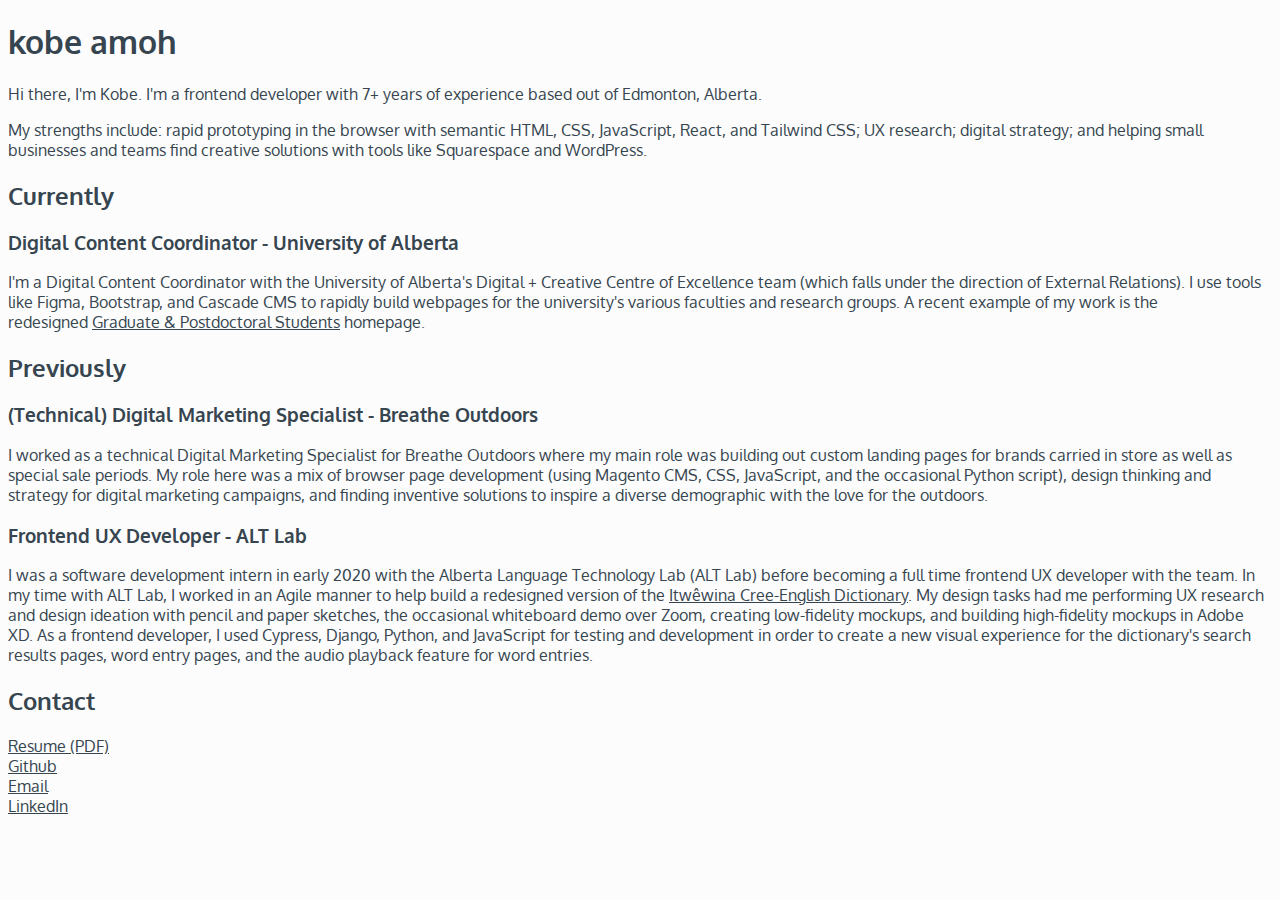
<file: index.html>
<!DOCTYPE html>
<html lang="en">
<head><meta charset="utf-8"><meta name="viewport" content="width=device-width, initial-scale=1.0"><!-- Bootstrap 5.0 -->
	<link crossorigin="anonymous" href="https://cdn.jsdelivr.net/npm/bootstrap@5.0.2/dist/css/bootstrap.min.css" integrity="sha384-EVSTQN3/azprG1Anm3QDgpJLIm9Nao0Yz1ztcQTwFspd3yD65VohhpuuCOmLASjC" rel="stylesheet" /><!-- Custom CSS -->
	<link href="css/style.css" rel="stylesheet" />
	<title>Kobe Amoh</title>
</head>
<body>
<div class="container py-4 ps-4 pe-5">
<div class="row mb-3">
<div class="col">
<h1 class="pt-5 fw-bolder display-1">kobe amoh</h1>

<p class="lead fs-3">Hi there, I&#39;m Kobe. I&#39;m a frontend developer with 7+ years of experience based out of Edmonton, Alberta.</p>

<p>My strengths include: rapid prototyping in the browser with semantic HTML, CSS, JavaScript, React, and Tailwind CSS; UX research; digital strategy; and helping small businesses and teams find creative solutions with tools like Squarespace and WordPress.</p>
</div>
</div>

<div class="row mb-3">
<div class="col">
<h2 class="fw-bolder display-5 text-muted">Currently</h2>

<h3 class="fs-5">Digital Content Coordinator - University of Alberta</h3>

<p>I&#39;m a Digital Content Coordinator with the University of Alberta&#39;s Digital + Creative Centre of Excellence team (which falls under the direction of External Relations). I use tools like Figma, Bootstrap, and Cascade CMS to rapidly build webpages for the university&#39;s various faculties and research groups. A recent example of my work is the redesigned&nbsp;<a class="fw-bolder" href="https://www.ualberta.ca/graduate-studies/index.html" target="_blank">Graduate &amp; Postdoctoral Students</a> homepage.</p>
</div>
</div>

<div class="row mb-3">
<div class="col">
<h2 class="fw-bolder display-5 text-muted">Previously</h2>

<h3 class="fs-5">(Technical) Digital Marketing Specialist - Breathe Outdoors</h3>

<p>I worked as a technical Digital Marketing Specialist for Breathe Outdoors where my main role was building out custom landing pages for brands carried in store as well as special sale periods. My role here was a mix of browser page development (using Magento CMS, CSS, JavaScript, and the occasional Python script), design thinking and strategy for digital marketing campaigns, and finding inventive solutions to inspire a diverse demographic with the love for the outdoors.</p>
</div>
</div>

<div class="row mb-3">
<div class="col">
<h3 class="fs-5">Frontend UX Developer - ALT Lab</h3>

<p>I was a software development intern in early 2020 with the Alberta Language Technology Lab (ALT Lab) before becoming a full time frontend UX developer with the team. In my time with ALT Lab, I worked in an Agile manner to help build a redesigned version of the <a class="fw-bolder" href="https://itwewina.altlab.app/" target="_blank">Itw&ecirc;wina Cree-English Dictionary</a>. My design tasks had me performing UX research and design ideation with pencil and paper sketches, the occasional whiteboard demo over Zoom, creating low-fidelity mockups, and building high-fidelity mockups in Adobe XD. As a frontend developer, I used Cypress, Django, Python, and JavaScript for testing and development in order to create a new visual experience for the dictionary&#39;s search results pages, word entry pages, and the audio playback feature for word entries.</p>
</div>
</div>

<div class="row mb-3">
<h2 class="fw-bolder display-5 text-muted">Contact</h2>

<div class="col col-3 col-md-3"><a class="fw-bolder" href="/docs/kobe-amoh-resume-2024.pdf">Resume (PDF)</a></div>

<div class="col col-3 col-md-3"><a class="fw-bolder" href="https://github.com/kobexamoh" target="_blank">Github</a></div>

<div class="col col-3 col-md-3"><a class="fw-bolder" href="mailto:amoh.kobe@gmail.com" target="_blank">Email</a></div>

<div class="col col-3 col-md-3"><a class="fw-bolder" href="https://www.linkedin.com/in/amohkobe/" target="_blank">LinkedIn</a></div>
</div>
</div>
<!-- Bootstrap JS --><script src="https://cdn.jsdelivr.net/npm/bootstrap@5.0.2/dist/js/bootstrap.bundle.min.js"
        integrity="sha384-MrcW6ZMFYlzcLA8Nl+NtUVF0sA7MsXsP1UyJoMp4YLEuNSfAP+JcXn/tWtIaxVXM"
        crossorigin="anonymous"></script></body>
</html>
</file>
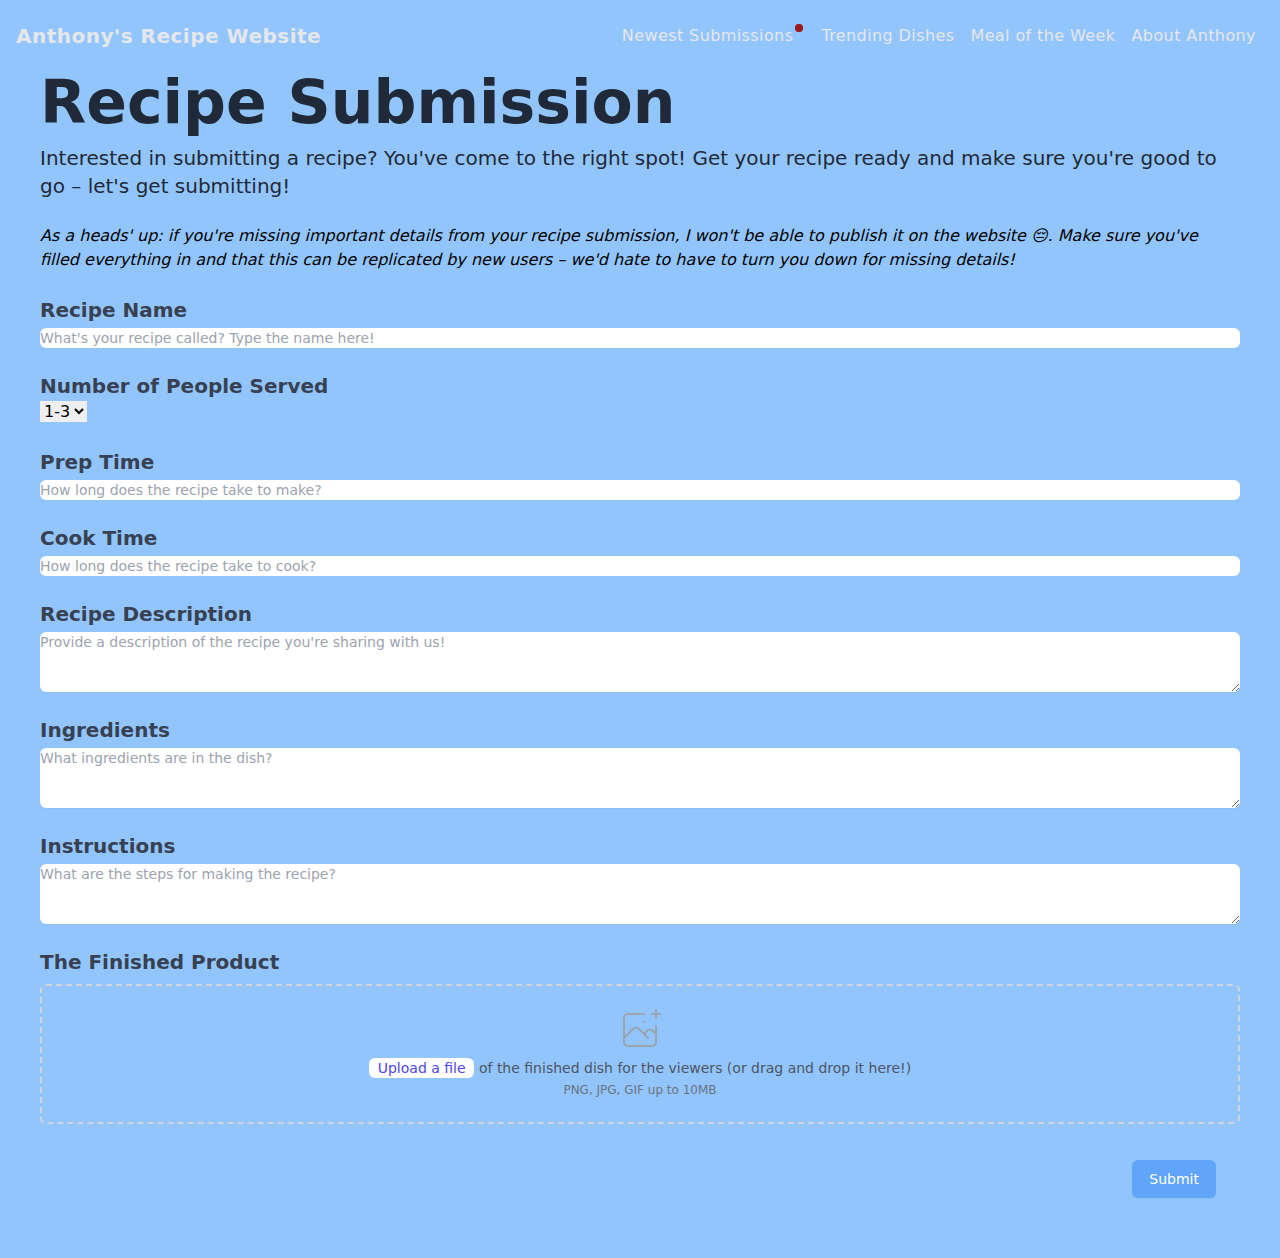
<file: dev/usability-ii/project-2/part-one/framework/index.html>
<!DOCTYPE html>
<html lang="en">
<head>
    <meta charset="UTF-8">
    <meta name="viewport" content="width=device-width, initial-scale=1.0">
    <title>Project 2 Prototpe – Part 1</title>
    <link rel="stylesheet" href="css/tailwind.css">
    <script src="js/main.js" defer></script>
</head>
<body class="bg-blue-300 mb-12">
    <!-- Header for navigation (come back to styling this later bc it's not the main point!) -->
    <header class="bg-orange-700 py-4 text-gray-200">
        <div class="container mx-auto px-4">
            <div class="md:flex md:justify-between">
                <div class="flex justify-between items-center">
                    <a class="block hover:text-yellow-500" href="index.html"><h1 class="text-xl font-semibold tracking-wide">Anthony's Recipe Website</h1></a>
                    <button class="hover:text-yellow-500 focus:outline-none md:hidden">
                        <svg class="fill-current w-12 h-12" viewbox="0 0 100 80">
                            <rect width="100" height="20" rx="8"></rect>
                            <rect width="100" height="20" rx="10" y="30"></rect>
                            <rect width="100" height="20" rx="10" y="60"></rect>
                        </svg>
                    </button>
                </div>
                <nav class="mt-4 md:block md:mt-0">
                    <ul class="md:flex">
                        <li class="block hover:bg-yellow-500 rounded">
                            <a class="flex block hover:text-orange-200 py-2 px-2 tracking-wide" href="#">Newest Submissions
                                <span class="flex place-content-center h-3 w-3">
                                    <span class="animate-ping absolute inline-flex h-2 w-2 rounded-full bg-red-800 opacity-75"></span>
                                    <span class="relative inline-flex rounded-full h-2 w-2 bg-red-800"></span>
                                </span>
                            </a>
                        </li>
                        <li class="block hover:bg-yellow-500 rounded">
                            <a class="block hover:text-orange-200 py-2 px-2 tracking-wide" href="#">Trending Dishes</a>
                        </li>
                        <li class="block hover:bg-yellow-500 rounded">
                            <a class="block hover:text-orange-200 py-2 px-2 tracking-wide" href="#">Meal of the Week</a>
                        </li>
                        <li class="block hover:bg-yellow-500 rounded">
                            <a class="block hover:text-orange-200 py-2 px-2 tracking-wide" href="#">About Anthony</a>
                        </li>
                    </ul>
                </nav>
            </div>
            
        </div>
    </header>

    <!-- Main Body Content -->
    <div class="container mx-auto sm:px-10 md:px-10">

    <h1 class="text-6xl font-bold text-gray-800">Recipe Submission</h1>
    <p class="text-xl mb-6 text-gray-800 mt-3">Interested in submitting a recipe? You've come to the right spot! Get your recipe ready and make sure you're good to go – let's get submitting!</p>

    <p class="italic mb-6">As a heads' up: if you're missing important details from your recipe submission, I won't be able to publish it on the website 😔. Make sure you've filled everything in and that this can be replicated by new users – we'd hate to have to turn you down for missing details!</p>

    <!-- Recipe Submission Area -->
        <div> 
            <form action="#">
                <!-- Recipe Name -->
                <div class="col-span-6 sm:col-span-4 mb-6">
                <label for="recipe_name" class="block text-xl font-bold text-gray-700">Recipe Name</label>
                <input type="text" id="recipe_name" class="mt-1 focus:ring-indigo-500 focus:border-indigo-500 block w-full sm:text-sm border-gray-300 rounded-md" placeholder="What's your recipe called? Type the name here!">
                </div>
    
                <!-- Number of Folks Served -->
                <div class="col-span-6 sm:col-span-4 mb-6">
                <label for="people_served" class="block text-xl font-bold text-gray-700">Number of People Served</label>
                <select name="people_served" id="people_served">
                    <option value="1-3">1-3</option>
                    <option value="4-6">4-6</option>
                    <option value="7+">7+</option>
                </select>
                </div>

                <!-- Prep Time -->
                <div class="col-span-6 sm:col-span-4 mb-6">
                    <label for="recipe_prep_time" class="block text-xl font-bold text-gray-700">Prep Time</label>
                    <input type="text" id="recipe_prep_time" class="mt-1 focus:ring-indigo-500 focus:border-indigo-500 block w-full sm:text-sm border-gray-300 rounded-md" placeholder="How long does the recipe take to make?">
                </div>

                <!-- Cook Time -->
                <div class="col-span-6 sm:col-span-4 mb-6">
                    <label for="recipe_cook_time" class="block text-xl font-bold text-gray-700">Cook Time</label>
                    <input type="text" id="recipe_cook_time" class="mt-1 focus:ring-indigo-500 focus:border-indigo-500 block w-full sm:text-sm border-gray-300 rounded-md" placeholder="How long does the recipe take to cook?">
                </div>

                <!-- Recipe Description -->
                <div>
                <label for="recipe_description" class="block text-xl font-bold text-gray-700">
                  Recipe Description
                </label>
                <div class="mt-1">
                  <textarea id="recipe_description" rows="3" class="shadow-sm focus:ring-indigo-500 focus:border-indigo-500 mt-1 block w-full sm:text-sm border-gray-300 rounded-md" placeholder="Provide a description of the recipe you're sharing with us!"></textarea>
                </div>
                </div>

                <!-- Ingredients -->
                <div>
                <label for="recipe_ingredients" class="block text-xl font-bold text-gray-700 mt-6">
                  Ingredients
                </label>
                <div class="mt-1">
                  <textarea id="recipe_ingredients" rows="3" class="shadow-sm focus:ring-indigo-500 focus:border-indigo-500 mt-1 block w-full sm:text-sm border-gray-300 rounded-md" placeholder="What ingredients are in the dish?"></textarea>
                </div>
                </div>

                <!-- Instructions -->
                <div>
                    <label for="recipe_instructions" class="block text-xl font-bold text-gray-700 mt-6">
                      Instructions
                    </label>
                    <div class="mt-1">
                      <textarea id="recipe_instructions" rows="3" class="shadow-sm focus:ring-indigo-500 focus:border-indigo-500 mt-1 block w-full sm:text-sm border-gray-300 rounded-md" placeholder="What are the steps for making the recipe?"></textarea>
                    </div>
                </div>

                <!-- Photo Area -->
                <div>
                    <label class="block text-xl font-bold text-gray-700 mt-6">
                      The Finished Product
                    </label>
                    <div class="mt-2 flex justify-center px-6 pt-5 pb-6 border-2 border-gray-300 border-dashed rounded-md">
                      <div class="space-y-1 text-center">
                        <svg class="mx-auto h-12 w-12 text-gray-400" stroke="currentColor" fill="none" viewBox="0 0 48 48" aria-hidden="true">
                          <path d="M28 8H12a4 4 0 00-4 4v20m32-12v8m0 0v8a4 4 0 01-4 4H12a4 4 0 01-4-4v-4m32-4l-3.172-3.172a4 4 0 00-5.656 0L28 28M8 32l9.172-9.172a4 4 0 015.656 0L28 28m0 0l4 4m4-24h8m-4-4v8m-12 4h.02" stroke-width="2" stroke-linecap="round" stroke-linejoin="round" />
                        </svg>
                        <p class="text-sm text-gray-600">
                          <button class="bg-white rounded-md font-medium text-indigo-600 hover:text-indigo-500 focus:outline-none focus:ring-2 focus:ring-offset-2 focus:ring-indigo-500">
                            &nbsp; Upload a file &nbsp;
                          </button>
                            of the finished dish for the viewers (or drag and drop it here!)
                        </p>
                        <p class="text-xs text-gray-500">
                          PNG, JPG, GIF up to 10MB
                        </p>
                      </div>
                    </div>
                </div>

                <!-- Submit -->
                <div class="px-4 py-3  text-right sm:px-6 mt-6">
                <button type="submit" class="inline-flex justify-center py-2 px-4 border border-transparent shadow-sm text-sm font-medium rounded-md text-white bg-blue-400 hover:bg-blue-500 focus:outline-none focus:ring-2 focus:ring-offset-2 focus:ring-indigo-500">
                  Submit
                </button>
                </div>
            </form>
               <!-- end of form -->
        </div>
    <!-- end of recipe submission area -->



    </div>
    
</body>
</html>
</file>
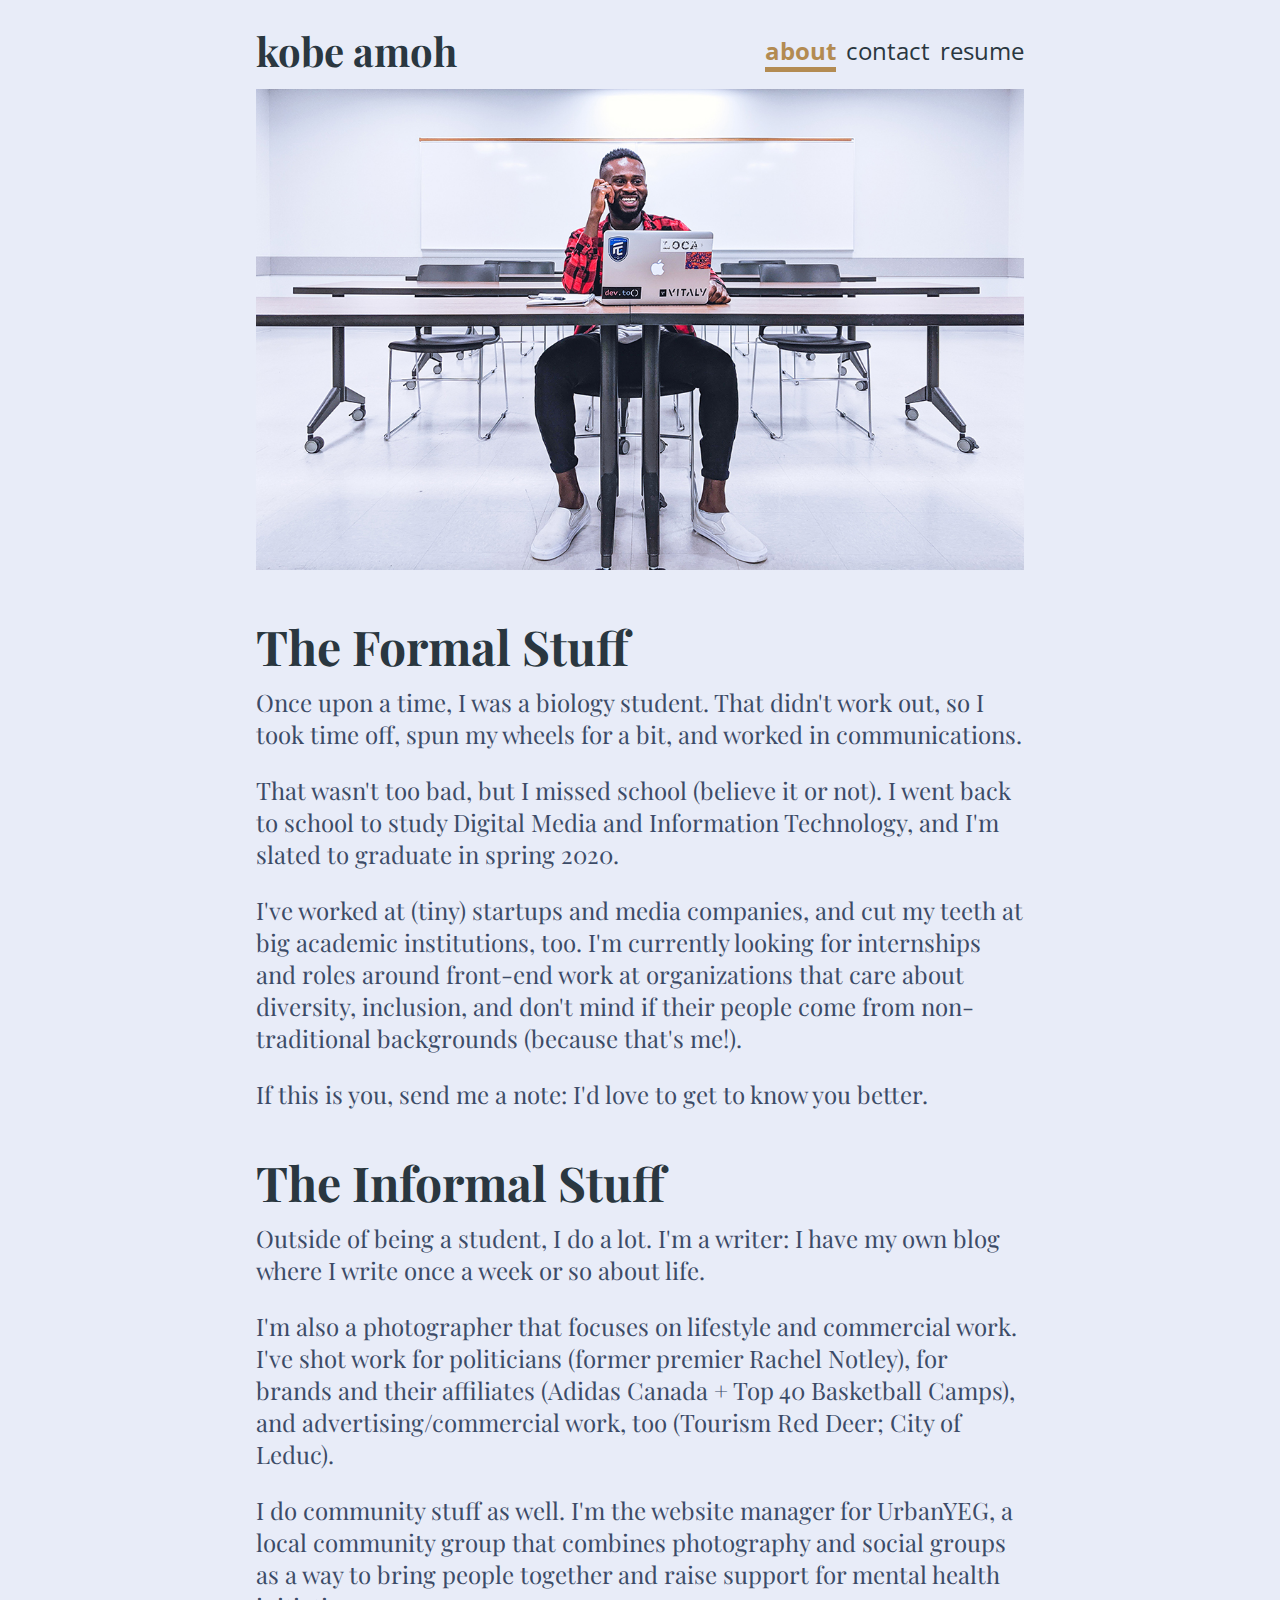
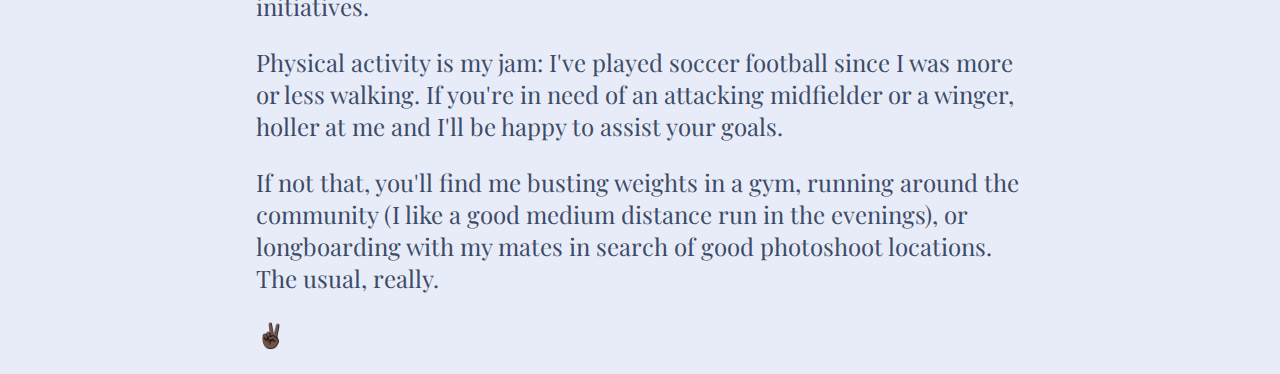
<file: about.html>
<!DOCTYPE html>
<html lang="en">
<head>
    <meta charset="UTF-8">
    <meta name="viewport" content="width=device-width, initial-scale=1.0">
    <meta http-equiv="X-UA-Compatible" content="ie=edge">
    
    <!-- Stylesheets -->
    <link rel="stylesheet" href="css/main.css">
    <link href="https://fonts.googleapis.com/css?family=Open+Sans|Playfair+Display:400,700&display=swap" rel="stylesheet">

    <title>Kobe Amoh</title>
</head>
<body>
    <header class="clearfix">
        <h1><a href="index.html">kobe amoh</a></h1>
        <nav>
            <a href="about.html" class="active">about</a>
            <a href="contact.html">contact</a>
            <a href="docs/kobe-amoh-resume-july-2019.pdf" target="_blank">resume</a>
        </nav>
    </header>
    
    <img src="img/self.jpg" alt="Self portrait: yours truly.">

    <main>
        <section>
            <h2>The Formal Stuff</h2>
            <p>
                Once upon a time, I was a biology student. That didn't work out, so I took time off, spun my wheels for a bit, and worked in communications.
            </p>
            <p>
                That wasn't too bad, but I missed school (believe it or not). I went back to school to study Digital Media and Information Technology, and I'm slated to graduate in spring 2020.
            </p>
            <p>
                I've worked at (tiny) startups and media companies, and cut my teeth at big academic institutions, too. I'm currently looking for internships and roles around front-end work at organizations that care about diversity, inclusion, and don't mind if their people come from non-traditional backgrounds (because that's me!).
            </p>
            <p>
                If this is you, send me a note: I'd love to get to know you better.
            </p>
        </section>
        
        <section>
            <h2>The Informal Stuff</h2>
            
            <p>
                Outside of being a student, I do a lot. I'm a writer: I have my own blog where I write once a week or so about life.
            </p>

            <p>
                I'm also a photographer that focuses on lifestyle and commercial work. I've shot work for politicians (former premier Rachel Notley), for brands and their affiliates (Adidas Canada + Top 40 Basketball Camps), and advertising/commercial work, too (Tourism Red Deer; City of Leduc).
            </p>

            <p>
                I do community stuff as well. I'm the website manager for UrbanYEG, a local community group that combines photography and social groups as a way to bring people together and raise support for mental health initiatives.
            </p>

            <p>
                Physical activity is my jam: I've played soccer football since I was more or less walking. If you're in need of an attacking midfielder or a winger, holler at me and I'll be happy to assist your goals.
            </p>

            <p>
                If not that, you'll find me busting weights in a gym, running around the community (I like a good medium distance run in the evenings), or longboarding with my mates in search of good photoshoot locations. The usual, really.
            </p>
        </section>

        <p>✌🏿</p>
    </main>
</body>
</html>
</file>
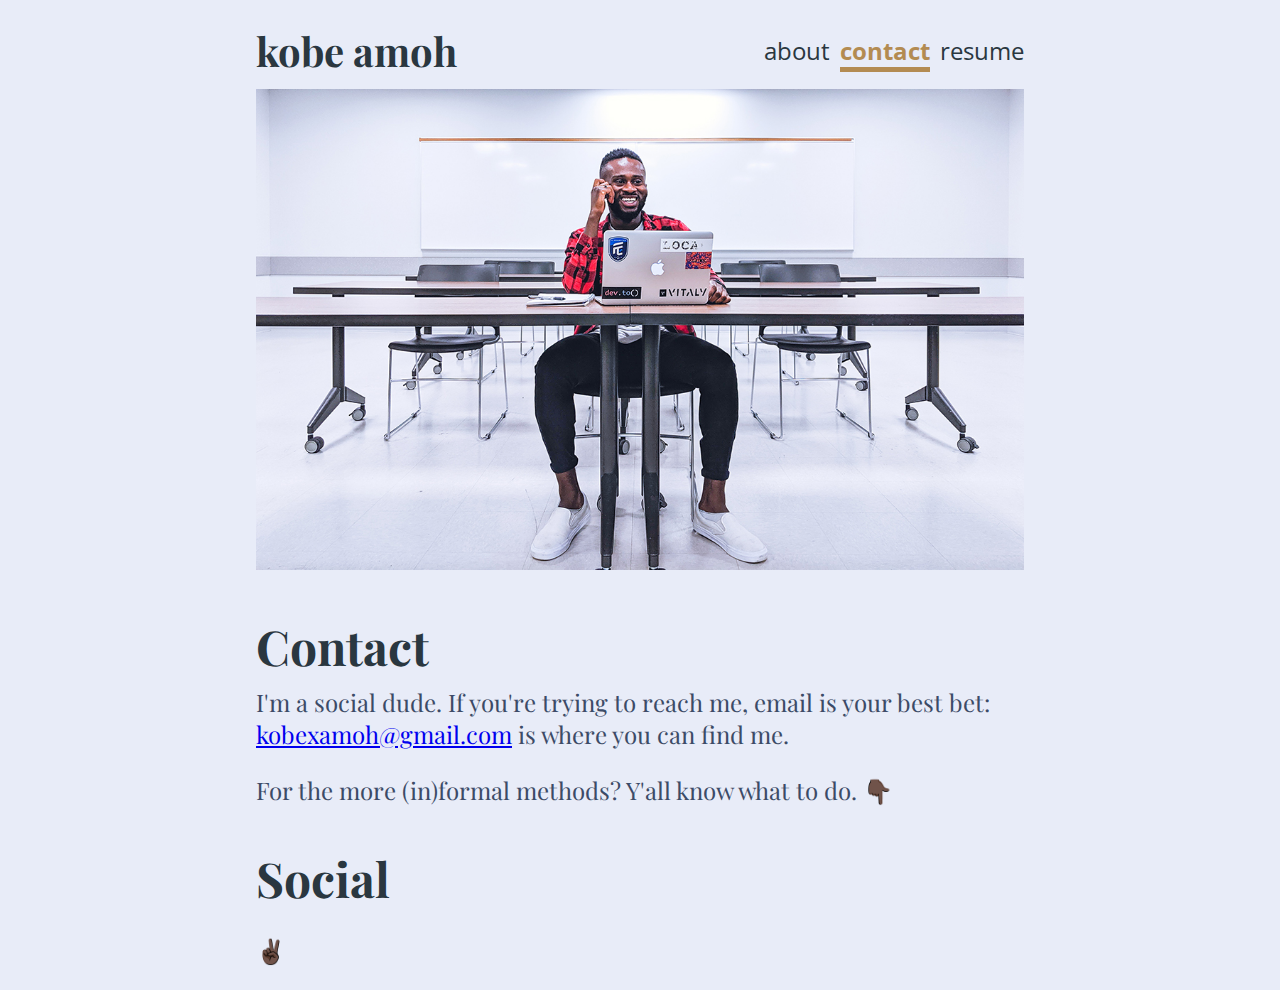
<file: contact.html>
<!DOCTYPE html>
<html lang="en">
<head>
    <meta charset="UTF-8">
    <meta name="viewport" content="width=device-width, initial-scale=1.0">
    <meta http-equiv="X-UA-Compatible" content="ie=edge">
    
    <!-- Stylesheets -->
    <link rel="stylesheet" href="css/main.css">
    <link href="https://fonts.googleapis.com/css?family=Open+Sans|Playfair+Display:400,700&display=swap" rel="stylesheet">

    <title>Kobe Amoh</title>
</head>
<body>
    <header class="clearfix">
        <h1><a href="index.html">kobe amoh</a></h1>
        <nav>
            <a href="about.html">about</a>
            <a href="contact.html" class="active">contact</a>
            <a href="docs/kobe-amoh-resume-july-2019.pdf">resume</a>
        </nav>
    </header>
    
    <img src="img/self.jpg" alt="Self portrait: yours truly.">

    <main>
        <section>
            <h2>Contact</h2>
            <p>
                I'm a social dude. If you're trying to reach me, email is your best bet: <a href="mailto:kobexamoh@gmail.com">kobexamoh@gmail.com</a> is where you can find me.
            </p>
            <p>
                For the more (in)formal methods? Y'all know what to do. 👇🏿
            </p>
        </section>
        
        <section>
            <h2>Social</h2>
            <!-- Todo: add social links -->

        </section>

        <p>✌🏿</p>
    </main>
</body>
</html>
</file>
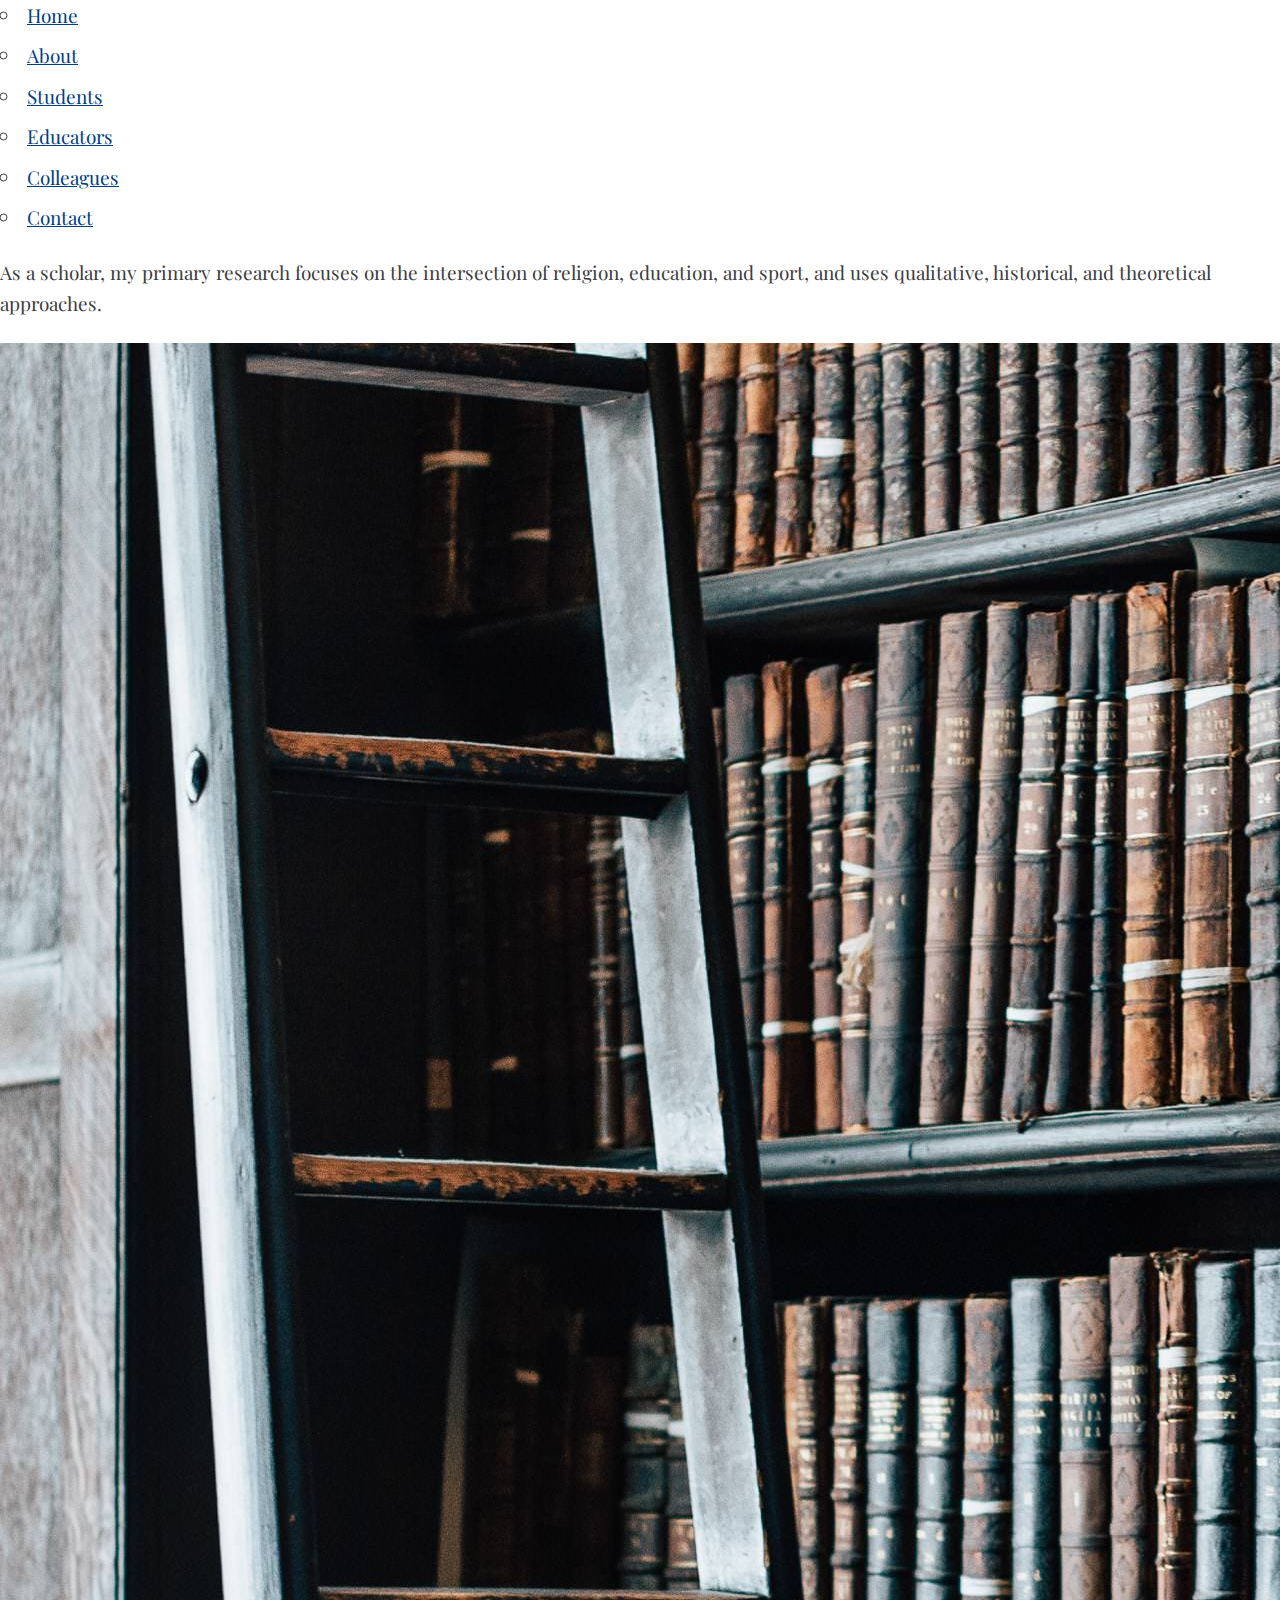
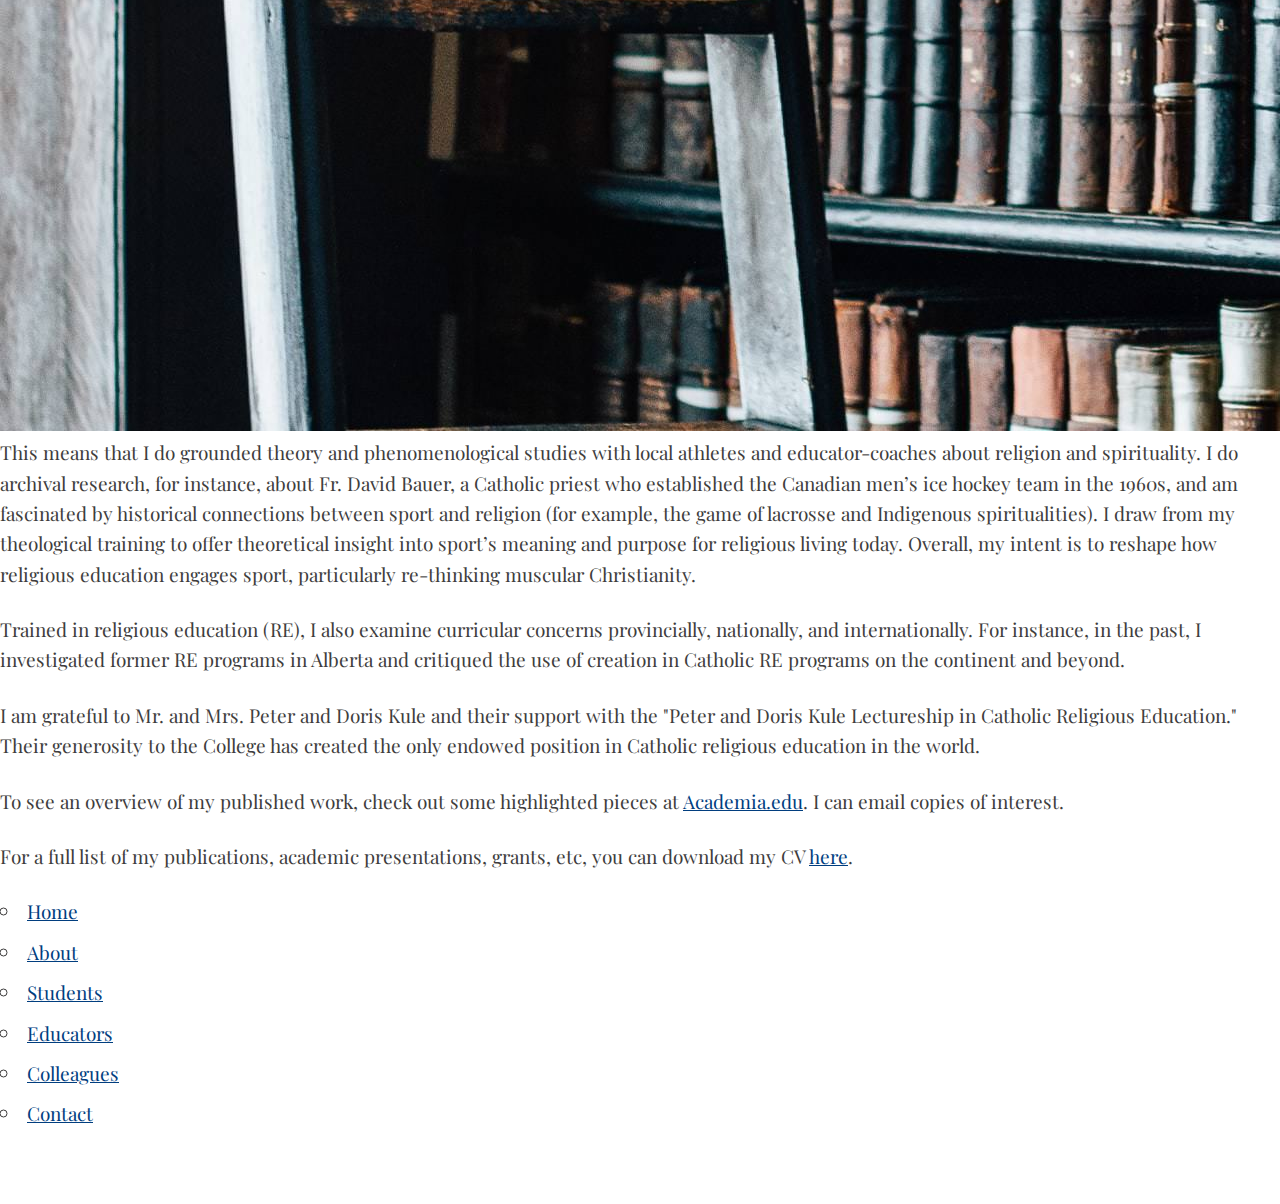
<file: providential/nevoh/colleagues.html>
<!DOCTYPE html>
<html lang="en">
<head>

  <!-- Basic Page Needs
  –––––––––––––––––––––––––––––––––––––––––––––––––– -->
  <meta charset="utf-8">
  <title>Matt Hoven, PhD - Colleagues</title>
  <meta name="description" content="Dr. Matthew Hoven is a professor of sport and religion at St. Joseph's College at the University of Alberta.">
  <meta name="author" content="Kobe Amoh">

  <!-- Mobile Specific Metas
  –––––––––––––––––––––––––––––––––––––––––––––––––– -->
  <meta name="viewport" content="width=device-width, initial-scale=1">

  <!-- FONT
  –––––––––––––––––––––––––––––––––––––––––––––––––– -->
  <link href="//fonts.googleapis.com/css?family=Raleway:400,300,600" rel="stylesheet" type="text/css">
  <link href="https://fonts.googleapis.com/css?family=Playfair+Display" rel="stylesheet">
  <link href="https://fonts.googleapis.com/css?family=Unna" rel="stylesheet">

  <!--Twitter card information-->
  <meta name="twitter:card" content="summary" />
  <meta name="twitter:title" content="Dr. Matt Hoven" />
  <meta name="twitter:description" content="Dr. Matthew Hoven is a professor of sport and religion at St. Joseph's College at the University of Alberta." />
  <meta name="twitter:image" content="http:matthoven.ca/img/twitter-icon.jpg" />

  <!-- CSS
  –––––––––––––––––––––––––––––––––––––––––––––––––– -->
  <link rel="stylesheet" href="css/normalize.css">
  <link rel="stylesheet" href="css/skeleton.css">
  <link rel="stylesheet" type="text/css" href="css/main.css">

  <!-- Favicon
  –––––––––––––––––––––––––––––––––––––––––––––––––– -->
  <link rel="apple-touch-icon" sizes="57x57" href="favicons/apple-touch-icon-57x57.png">
  <link rel="apple-touch-icon" sizes="60x60" href="favicons/apple-touch-icon-60x60.png">
  <link rel="apple-touch-icon" sizes="72x72" href="favicons/apple-touch-icon-72x72.png">
  <link rel="apple-touch-icon" sizes="76x76" href="favicons/apple-touch-icon-76x76.png">
  <link rel="apple-touch-icon" sizes="114x114" href="favicons/apple-touch-icon-114x114.png">
  <link rel="apple-touch-icon" sizes="120x120" href="favicons/apple-touch-icon-120x120.png">
  <link rel="apple-touch-icon" sizes="144x144" href="favicons/apple-touch-icon-144x144.png">
  <link rel="apple-touch-icon" sizes="152x152" href="favicons/apple-touch-icon-152x152.png">
  <link rel="apple-touch-icon" sizes="180x180" href="favicons/apple-touch-icon-180x180.png">
  <link rel="icon" type="image/png" sizes="32x32" href="favicons/favicon-32x32.png">
  <link rel="icon" type="image/png" sizes="192x192" href="favicons/android-chrome-192x192.png">
  <link rel="icon" type="image/png" sizes="16x16" href="favicons/favicon-16x16.png">
  <link rel="manifest" href="/manifest.json">
  <meta name="msapplication-TileColor" content="#da532c">
  <meta name="msapplication-TileImage" content="favicons/mstile-144x144.png">
  <meta name="theme-color" content="#ffffff">

  <!-- Google Analytics Script -->
  <script>
    (function(i,s,o,g,r,a,m){i['GoogleAnalyticsObject']=r;i[r]=i[r]||function(){
    (i[r].q=i[r].q||[]).push(arguments)},i[r].l=1*new Date();a=s.createElement(o),
    m=s.getElementsByTagName(o)[0];a.async=1;a.src=g;m.parentNode.insertBefore(a,m)
    })(window,document,'script','https://www.google-analytics.com/analytics.js','ga');

    ga('create', 'UA-100590695-1', 'auto');
    ga('send', 'pageview');

  </script>
</head>
<body>
    <header>
    <nav>
        <ul>
            <li><a href="index.html">Home</a></li>
            <div>
              <li><a href="about.html">About</a></li>
              <li><a href="students.html">Students</a></li>
              <li><a href="educators.html">Educators</a></li>
              <li><a href="colleagues.html">Colleagues</a></li>
              <li><a href="contact.html">Contact</a></li>
            </div>
        </ul>
      </nav>
    </header>
    <main>
      <div class="content colleagues">
        <p class="lede">
          As a scholar, my primary research focuses on the intersection of religion, education, and sport, and uses qualitative, historical, and theoretical approaches.
        </p>

        <img src="img/scholars.jpg" alt="scholars">
        <p>
          This means that I do grounded theory and phenomenological studies with local athletes and educator-coaches about religion and spirituality. I do archival research, for instance, about Fr. David Bauer, a Catholic priest who established the Canadian men’s ice hockey team in the 1960s, and am fascinated by historical connections between sport and religion (for example, the game of lacrosse and Indigenous spiritualities). I draw from my theological training to offer theoretical insight into sport’s meaning and purpose for religious living today. Overall, my intent is to reshape how religious education engages sport, particularly re-thinking muscular Christianity.
        </p>
        <p>
          Trained in religious education (RE), I also examine curricular concerns provincially, nationally, and internationally. For instance, in the past, I investigated former RE programs in Alberta and critiqued the use of creation in Catholic RE programs on the continent and beyond.
        </p>

        <p>
          I am grateful to Mr. and Mrs. Peter and Doris Kule and their support with the "Peter and Doris Kule Lectureship in Catholic Religious Education." Their generosity to the College has created the only endowed position in Catholic religious education in the world.
        </p>

        <p>
          To see an overview of my published work, check out some highlighted pieces at <a href="https://ualberta.academia.edu/MattHoven" target="_blank">Academia.edu</a>. I can email copies of interest.
        </p>

        <p>
          For a full list of my publications, academic presentations, grants, etc, you can download my CV <a href="docs/hoven-cv-05-2022.pdf">here</a>.
        </p>
      </div>
    </main>

    <footer>
      <ul>
        <li><a href="index.html">Home</a></li>
        <li><a href="about.html">About</a></li>
        <li><a href="students.html">Students</a></li>
        <li><a href="educators.html">Educators</a></li>
        <li><a href="colleagues.html">Colleagues</a></li>
        <li><a href="contact.html">Contact</a></li>
      </ul>
    </footer>
</body>
</html>
</file>
<file: css/style.css>
@import url('https://fonts.googleapis.com/css2?family=Oxygen:wght@300;400;700&display=swap');

body {
    background-color: #FCFCFC;
    color: #36454F;
    font-family: 'Oxygen', sans-serif;
}

a, a:link {
    color: #36454F;
}

a:visited {
    color: #2E0219;
}

a:hover {
    background-color: #F6EEEE;
    padding-left: 2px;
    padding-right: 2px;
    border-radius: 10px;
}

a:active {
    color: #C2B6CE;
}
</file>
<file: css/main.css>
/* Box sizing: border-box items */
html {
    box-sizing: border-box;
    background-color: #e8ecf8;
    font-size: 16px;
}

*,
*:before,
*:after {
    box-sizing: inherit;
}

/* Navigation Styling */
nav {
    float: right;
    margin-top: 10px;
    display: none;
}

nav a {
    font-family: 'Open Sans', sans-serif;
    font-size: 1.5em;
    margin-left: 6px;
    text-decoration: none;
    color: #2A3740;
}

nav a:hover {
    color: white;
    border-bottom: 5px solid white;
}

nav a:first-of-type {
    margin-left: 0px;
}

.active {
    color: #B38B52;
    font-weight: bolder;
    border-bottom: 5px solid #B38B52;
    /* TODO: pick a better color (for accessibility ratios) for the active class */
}

.menu {
    float: right;
}

.menu img {
    margin-top: 3px; /* to align with the h1 tag */
}

.hidden {
    display: none;
}

/* Styling for body */
/* by default, we style for the mobile view, then scaling up as necessary w/ media queries below */
body {
    max-width: 300px;
    font-family: 'Playfair Display', serif;
    color: #3C4B67;
    margin: 48px 0px;
    margin: 0 auto;
}

body img {
    max-width: 100%;
}

section p {
    margin-top: 0;
}

/* Cosmetic stylings for text */
h1,
h2,
.job {
    font-weight: 700;
    color: #2A3740;
}

h1 {
    font-size: 1.5em;
    float: left;
    margin-top: 0;
    margin-bottom: 0;
}

h2 {
    font-size: 1.2em;
    margin-bottom: 8px;
}

p {
    font-size: 0.8em;
}

header {
    margin-top: 12px;
    margin-bottom: 12px;
}

header a {
    text-decoration: none;
    color: #2A3740;
}

.job {
    margin-bottom: 12px;
}

.job .title {
    font-size: 1em;
}

.job .location,
.location {
    font-weight: 400;
}

.job .date {
    font-style: italic;
    font-weight: 400;
}

.job * {
    margin-bottom: 4px;
}

/* Media Queries for Responsive Design */
/* Phones */
@media screen and (min-width: 400px) {
    body {
        max-width: 360px;
    }

    h1 {
        font-size: 2em;
    }
    
    h2 {
        font-size: 1.6em;
    }

    .job .title {
        font-size: 1.1em;
    }
    
    p {
        font-size: 0.9em;
    }

}

/* Somewhere between phones & tablets */
@media screen and (min-width: 600px) {
    body {
        max-width: 560px;
    }

    h1 {
        font-size: 2.5em;
    }
    
    h2 {
        font-size: 2em;
    }

    .job .title {
        font-size: 1.3em;
    }
    
    p {
        font-size: 1em;
    }
}

/* Tablet (This is where hamburger should kick in) */ 
@media screen and (min-width: 768px) {
    body {
        max-width: 608px;
    }

    header {
        margin-top: 24px;
    }

    h1 {
        font-size: 3em;
    }
    
    h2 {
        font-size: 2.6em;
    }

    .job .title {
        font-size: 1.6em;
    }
    
    p {
        font-size: 1.2em;
    }

    /* menu is now visible: hamburger menu should disappear */
    nav {
        display: initial;
    }

}

/* Desktop */
@media screen and (min-width: 1024px) {
    body {
        max-width: 768px;
    }

    header {
        margin-top: 24px;
    }

    h1 {
        font-size: 2.5em;
    }
    
    h2 {
        font-size: 3em;
    }

    .job .title {
        font-size: 2em;
    }
    
    p {
        font-size: 1.5em;
    }
}

/* Desktop 1440p*/
@media screen and (min-width: 1440px) {
    body {
        max-width: 1200px;
    }

    header {
        margin-top: 24px;
    }

    h1 {
        font-size: 3.5em;
    }
    
    h2 {
        font-size: 3em;
    }

    .job .title {
        font-size: 2em;
    }
    
    p {
        font-size: 1.5em;
    }
}

/* Clearfix 😒 */
.clearfix:after {
    content: "";
    display: table;
    clear: both;
}
</file>
<file: providential/nevoh/css/skeleton.css>
/*
* Skeleton V2.0.4
* Copyright 2014, Dave Gamache
* www.getskeleton.com
* Free to use under the MIT license.
* http://www.opensource.org/licenses/mit-license.php
* 12/29/2014
*/


/* Table of contents
––––––––––––––––––––––––––––––––––––––––––––––––––
- Grid
- Base Styles
- Typography
- Links
- Buttons
- Forms
- Lists
- Code
- Tables
- Spacing
- Utilities
- Clearing
- Media Queries
*/


/* Grid
–––––––––––––––––––––––––––––––––––––––––––––––––– */
.container {
  position: relative;
  width: 100%;
  max-width: 960px;
  margin: 0 auto;
  padding: 0 20px;
  box-sizing: border-box; }
.column,
.columns {
  width: 100%;
  float: left;
  box-sizing: border-box; }

/* For devices larger than 400px */
@media (min-width: 400px) {
  .container {
    width: 85%;
    padding: 0; }
}

/* For devices larger than 550px */
@media (min-width: 550px) {
  .container {
    width: 80%; }
  .column,
  .columns {
    margin-left: 4%; }
  .column:first-child,
  .columns:first-child {
    margin-left: 0; }

  .one.column,
  .one.columns                    { width: 4.66666666667%; }
  .two.columns                    { width: 13.3333333333%; }
  .three.columns                  { width: 22%;            }
  .four.columns                   { width: 30.6666666667%; }
  .five.columns                   { width: 39.3333333333%; }
  .six.columns                    { width: 48%;            }
  .seven.columns                  { width: 56.6666666667%; }
  .eight.columns                  { width: 65.3333333333%; }
  .nine.columns                   { width: 74.0%;          }
  .ten.columns                    { width: 82.6666666667%; }
  .eleven.columns                 { width: 91.3333333333%; }
  .twelve.columns                 { width: 100%; margin-left: 0; }

  .one-third.column               { width: 30.6666666667%; }
  .two-thirds.column              { width: 65.3333333333%; }

  .one-half.column                { width: 48%; }

  /* Offsets */
  .offset-by-one.column,
  .offset-by-one.columns          { margin-left: 8.66666666667%; }
  .offset-by-two.column,
  .offset-by-two.columns          { margin-left: 17.3333333333%; }
  .offset-by-three.column,
  .offset-by-three.columns        { margin-left: 26%;            }
  .offset-by-four.column,
  .offset-by-four.columns         { margin-left: 34.6666666667%; }
  .offset-by-five.column,
  .offset-by-five.columns         { margin-left: 43.3333333333%; }
  .offset-by-six.column,
  .offset-by-six.columns          { margin-left: 52%;            }
  .offset-by-seven.column,
  .offset-by-seven.columns        { margin-left: 60.6666666667%; }
  .offset-by-eight.column,
  .offset-by-eight.columns        { margin-left: 69.3333333333%; }
  .offset-by-nine.column,
  .offset-by-nine.columns         { margin-left: 78.0%;          }
  .offset-by-ten.column,
  .offset-by-ten.columns          { margin-left: 86.6666666667%; }
  .offset-by-eleven.column,
  .offset-by-eleven.columns       { margin-left: 95.3333333333%; }

  .offset-by-one-third.column,
  .offset-by-one-third.columns    { margin-left: 34.6666666667%; }
  .offset-by-two-thirds.column,
  .offset-by-two-thirds.columns   { margin-left: 69.3333333333%; }

  .offset-by-one-half.column,
  .offset-by-one-half.columns     { margin-left: 52%; }

}


/* Base Styles
–––––––––––––––––––––––––––––––––––––––––––––––––– */
/* NOTE
html is set to 62.5% so that all the REM measurements throughout Skeleton
are based on 10px sizing. So basically 1.5rem = 15px :) */
html {
  font-size: 62.5%; }
body {
  font-size: 1.5em; /* currently ems cause chrome bug misinterpreting rems on body element */
  line-height: 1.6;
  font-weight: 400;
  font-family: "Raleway", "HelveticaNeue", "Helvetica Neue", Helvetica, Arial, sans-serif;
  color: #222; }


/* Typography
–––––––––––––––––––––––––––––––––––––––––––––––––– */
h1, h2, h3, h4, h5, h6 {
  margin-top: 0;
  margin-bottom: 2rem;
  font-weight: 300; }
h1 { font-size: 4.0rem; line-height: 1.2;  letter-spacing: -.1rem;}
h2 { font-size: 3.6rem; line-height: 1.25; letter-spacing: -.1rem; }
h3 { font-size: 3.0rem; line-height: 1.3;  letter-spacing: -.1rem; }
h4 { font-size: 2.4rem; line-height: 1.35; letter-spacing: -.08rem; }
h5 { font-size: 1.8rem; line-height: 1.5;  letter-spacing: -.05rem; }
h6 { font-size: 1.5rem; line-height: 1.6;  letter-spacing: 0; }

/* Larger than phablet */
@media (min-width: 550px) {
  h1 { font-size: 5.0rem; }
  h2 { font-size: 4.2rem; }
  h3 { font-size: 3.6rem; }
  h4 { font-size: 3.0rem; }
  h5 { font-size: 2.4rem; }
  h6 { font-size: 1.5rem; }
}

p {
  margin-top: 0; }


/* Links
–––––––––––––––––––––––––––––––––––––––––––––––––– */
a {
  color: #1EAEDB; }
a:hover {
  color: #0FA0CE; }


/* Buttons
–––––––––––––––––––––––––––––––––––––––––––––––––– */
.button,
button,
input[type="submit"],
input[type="reset"],
input[type="button"] {
  display: inline-block;
  height: 38px;
  padding: 0 30px;
  color: #555;
  text-align: center;
  font-size: 11px;
  font-weight: 600;
  line-height: 38px;
  letter-spacing: .1rem;
  text-transform: uppercase;
  text-decoration: none;
  white-space: nowrap;
  background-color: transparent;
  border-radius: 4px;
  border: 1px solid #bbb;
  cursor: pointer;
  box-sizing: border-box; }
.button:hover,
button:hover,
input[type="submit"]:hover,
input[type="reset"]:hover,
input[type="button"]:hover,
.button:focus,
button:focus,
input[type="submit"]:focus,
input[type="reset"]:focus,
input[type="button"]:focus {
  color: #333;
  border-color: #888;
  outline: 0; }
.button.button-primary,
button.button-primary,
input[type="submit"].button-primary,
input[type="reset"].button-primary,
input[type="button"].button-primary {
  color: #FFF;
  background-color: #33C3F0;
  border-color: #33C3F0; }
.button.button-primary:hover,
button.button-primary:hover,
input[type="submit"].button-primary:hover,
input[type="reset"].button-primary:hover,
input[type="button"].button-primary:hover,
.button.button-primary:focus,
button.button-primary:focus,
input[type="submit"].button-primary:focus,
input[type="reset"].button-primary:focus,
input[type="button"].button-primary:focus {
  color: #FFF;
  background-color: #1EAEDB;
  border-color: #1EAEDB; }


/* Forms
–––––––––––––––––––––––––––––––––––––––––––––––––– */
input[type="email"],
input[type="number"],
input[type="search"],
input[type="text"],
input[type="tel"],
input[type="url"],
input[type="password"],
textarea,
select {
  height: 38px;
  padding: 6px 10px; /* The 6px vertically centers text on FF, ignored by Webkit */
  background-color: #fff;
  border: 1px solid #D1D1D1;
  border-radius: 4px;
  box-shadow: none;
  box-sizing: border-box; }
/* Removes awkward default styles on some inputs for iOS */
input[type="email"],
input[type="number"],
input[type="search"],
input[type="text"],
input[type="tel"],
input[type="url"],
input[type="password"],
textarea {
  -webkit-appearance: none;
     -moz-appearance: none;
          appearance: none; }
textarea {
  min-height: 65px;
  padding-top: 6px;
  padding-bottom: 6px; }
input[type="email"]:focus,
input[type="number"]:focus,
input[type="search"]:focus,
input[type="text"]:focus,
input[type="tel"]:focus,
input[type="url"]:focus,
input[type="password"]:focus,
textarea:focus,
select:focus {
  border: 1px solid #33C3F0;
  outline: 0; }
label,
legend {
  display: block;
  margin-bottom: .5rem;
  font-weight: 600; }
fieldset {
  padding: 0;
  border-width: 0; }
input[type="checkbox"],
input[type="radio"] {
  display: inline; }
label > .label-body {
  display: inline-block;
  margin-left: .5rem;
  font-weight: normal; }


/* Lists
–––––––––––––––––––––––––––––––––––––––––––––––––– */
ul {
  list-style: circle inside; }
ol {
  list-style: decimal inside; }
ol, ul {
  padding-left: 0;
  margin-top: 0; }
ul ul,
ul ol,
ol ol,
ol ul {
  margin: 1.5rem 0 1.5rem 3rem;
  font-size: 90%; }
li {
  margin-bottom: 1rem; }


/* Code
–––––––––––––––––––––––––––––––––––––––––––––––––– */
code {
  padding: .2rem .5rem;
  margin: 0 .2rem;
  font-size: 90%;
  white-space: nowrap;
  background: #F1F1F1;
  border: 1px solid #E1E1E1;
  border-radius: 4px; }
pre > code {
  display: block;
  padding: 1rem 1.5rem;
  white-space: pre; }


/* Tables
–––––––––––––––––––––––––––––––––––––––––––––––––– */
th,
td {
  padding: 12px 15px;
  text-align: left;
  border-bottom: 1px solid #E1E1E1; }
th:first-child,
td:first-child {
  padding-left: 0; }
th:last-child,
td:last-child {
  padding-right: 0; }


/* Spacing
–––––––––––––––––––––––––––––––––––––––––––––––––– */
button,
.button {
  margin-bottom: 1rem; }
input,
textarea,
select,
fieldset {
  margin-bottom: 1.5rem; }
pre,
blockquote,
dl,
figure,
table,
p,
ul,
ol,
form {
  margin-bottom: 2.5rem; }


/* Utilities
–––––––––––––––––––––––––––––––––––––––––––––––––– */
.u-full-width {
  width: 100%;
  box-sizing: border-box; }
.u-max-full-width {
  max-width: 100%;
  box-sizing: border-box; }
.u-pull-right {
  float: right; }
.u-pull-left {
  float: left; }


/* Misc
–––––––––––––––––––––––––––––––––––––––––––––––––– */
hr {
  margin-top: 3rem;
  margin-bottom: 3.5rem;
  border-width: 0;
  border-top: 1px solid #E1E1E1; }


/* Clearing
–––––––––––––––––––––––––––––––––––––––––––––––––– */

/* Self Clearing Goodness */
.container:after,
.row:after,
.u-cf,
.clearfix {
  content: "";
  display: table;
  clear: both; }


/* Media Queries
–––––––––––––––––––––––––––––––––––––––––––––––––– */
/*
Note: The best way to structure the use of media queries is to create the queries
near the relevant code. For example, if you wanted to change the styles for buttons
on small devices, paste the mobile query code up in the buttons section and style it
there.
*/


/* Larger than mobile */
@media (min-width: 400px) {}

/* Larger than phablet (also point when grid becomes active) */
@media (min-width: 550px) {}

/* Larger than tablet */
@media (min-width: 750px) {}

/* Larger than desktop */
@media (min-width: 1000px) {}

/* Larger than Desktop HD */
@media (min-width: 1200px) {}
</file>
<file: providential/nevoh/css/main.css>
.fas {
  font-size: 3.75rem;
  float: right;
}

#menu-container {
  margin-top: 3rem !important;
}

#hamburger-close {
  display: none;
  position: fixed;
  top: 25px;
  right: 25px;
}

#nav-menu {
  z-index: 2;
}

.navigation-items li {
  list-style: none;
  text-align: center;
}

.navigation-items a {
  text-decoration: none;
  font-size: 2.5rem;
  font-weight: bold;
  color: #013E7F;
}

.navigation-block {
  background-color: white;
  top: 0;
  padding-top: 10rem;
  position: fixed;
  z-index: 1;
  height: 100vh;
  width: 100vw;
  display: none;
}

#active-mobile,
#active-desktop,
.active-desktop {
  color: #fc4c02;
  border-bottom: 2px solid #fc4c02;
}

.navigation-desktop-items {
  padding-top: 2.5rem;
}

.navigation-desktop-items ul {
  float: right;
}

.navigation-desktop-items li {
  display: inline;
  margin-right: 2rem;
}

.navigation-desktop-items a {
  text-decoration: none;
  font-size: 1.6rem;
  color: #013E7F;
  font-family: "Open Sans", sans-serif;
}

.navigation-desktop-items a:hover {
  color: #fc4c02;
  border-bottom: 2px solid #fc4c02;
}

#homepage-link {
  margin-left: 5%;
}

.main-block {
  margin-top: 2rem;
}

body {
  padding-bottom: 5rem;
}

body a {
  color: #013E7F;
}

@media (min-width: 320px) {
  .navigation-desktop {
    display: none;
  }

  p,
  li {
    font-size: 1.5rem;
  }

  h2,
  .subheader {
    font-size: 2.2rem;
  }

  h3 {
    font-size: 2.6rem;
  }

  h4 {
    font-size: 2.2rem;
  }

  #standout {
    font-size: 4rem;
  }
}

@media (min-width: 425px) {
  #hamburger-close {
    top: 35px;
    right: 35px;
  }
}

@media (min-width: 768px) {
  #hamburger-close {
    top: 60px;
    right: 80px;
  }

  p,
  li {
    font-size: 1.7rem;
  }

  h2,
  .subheader {
    font-size: 2.6rem;
  }

  h3 {
    font-size: 2.8rem;
  }

  h4 {
    font-size: 2.4rem;
  }

  #standout {
    font-size: 4.5rem;
  }
}

@media (min-width: 1024px) {
  #nav-menu.container {
    display: none;
  }

  .navigation-desktop {
    display: initial;
  }

  p,
  li {
    font-size: 1.9rem;
  }

  h2 {
    font-size: 5rem;
  }

  h3 {
    font-size: 3.6rem;
  }

  h4 {
    font-size: 2.8rem;
  }

  .subheader {
    font-size: 3.5rem;
  }

  #standout {
    font-size: 6.5rem;
  }
}

body {
  font-family: "Playfair Display", serif;
  color: #013E7F;
}

p,
li {
  color: #3e3d3d;
  font-weight: 400;
}

h1,
h2,
h3,
h4 {
  margin-bottom: 0.85rem;
}

h2 {
  font-weight: 700;
}

h3,
h4 {
  font-weight: 500;
}

.aside {
  font-style: italic;
  border-left: 3px solid #013E7F;
  margin-top: 2rem;
  padding-left: 5px;
}

.brief {
  margin-bottom: 4.5rem;
  box-shadow: 4px 4px 0px 3px #e0dddd;
  padding: 10px;
}

.brief:hover {
  background-color: #fbfafa;
}

.brief p {
  margin-bottom: 0.75rem;
}

.description {
  font-style: italic;
}

#address-one {
  margin-bottom: 4rem;
}

#address-one p,
#address-two p {
  margin-bottom: 0.75rem;
  font-style: normal;
}

.small-heading {
  font-size: 3.6rem;
  margin-bottom: 0.85rem;
  color: #013E7F;
  font-weight: 500;
}

.unitalicize {
  font-style: normal;
}

.italicize {
  font-style: italic;
}

.course-name {
  font-weight: 500;
  color: #013E7F;
}

#standout {
  color: #fc4c02;
  font-weight: 700;
}

.subheader {
  font-weight: 500;
}

#homepage-block {
  margin-top: 5%;
}

.main-photo {
  padding-top: 3rem;
}

.main-photo img {
  width: 100%;
}

/*# sourceMappingURL=main.css.map */

/* Messy CSS updated for 2022 Update */

.book-promo {
  background-color: #013e7f12;
}

.book-promo h2 {
  font-weight: 500;
}

.book-cover {
  max-width: 100%;
}

.tiny-heading {
  font-size: 160%
}

/* YouTube Embed Styling */
.video-container {
  position: relative;
  padding-bottom: 56.25%; /* 16:9 aspect ratio */
  padding-top: 30px;
  height: 0;
  overflow: hidden;
}

.video-container iframe {
  position: absolute;
  top: 0;
  left: 0;
  width: 100%;
  height: 100%;
}
</file>
